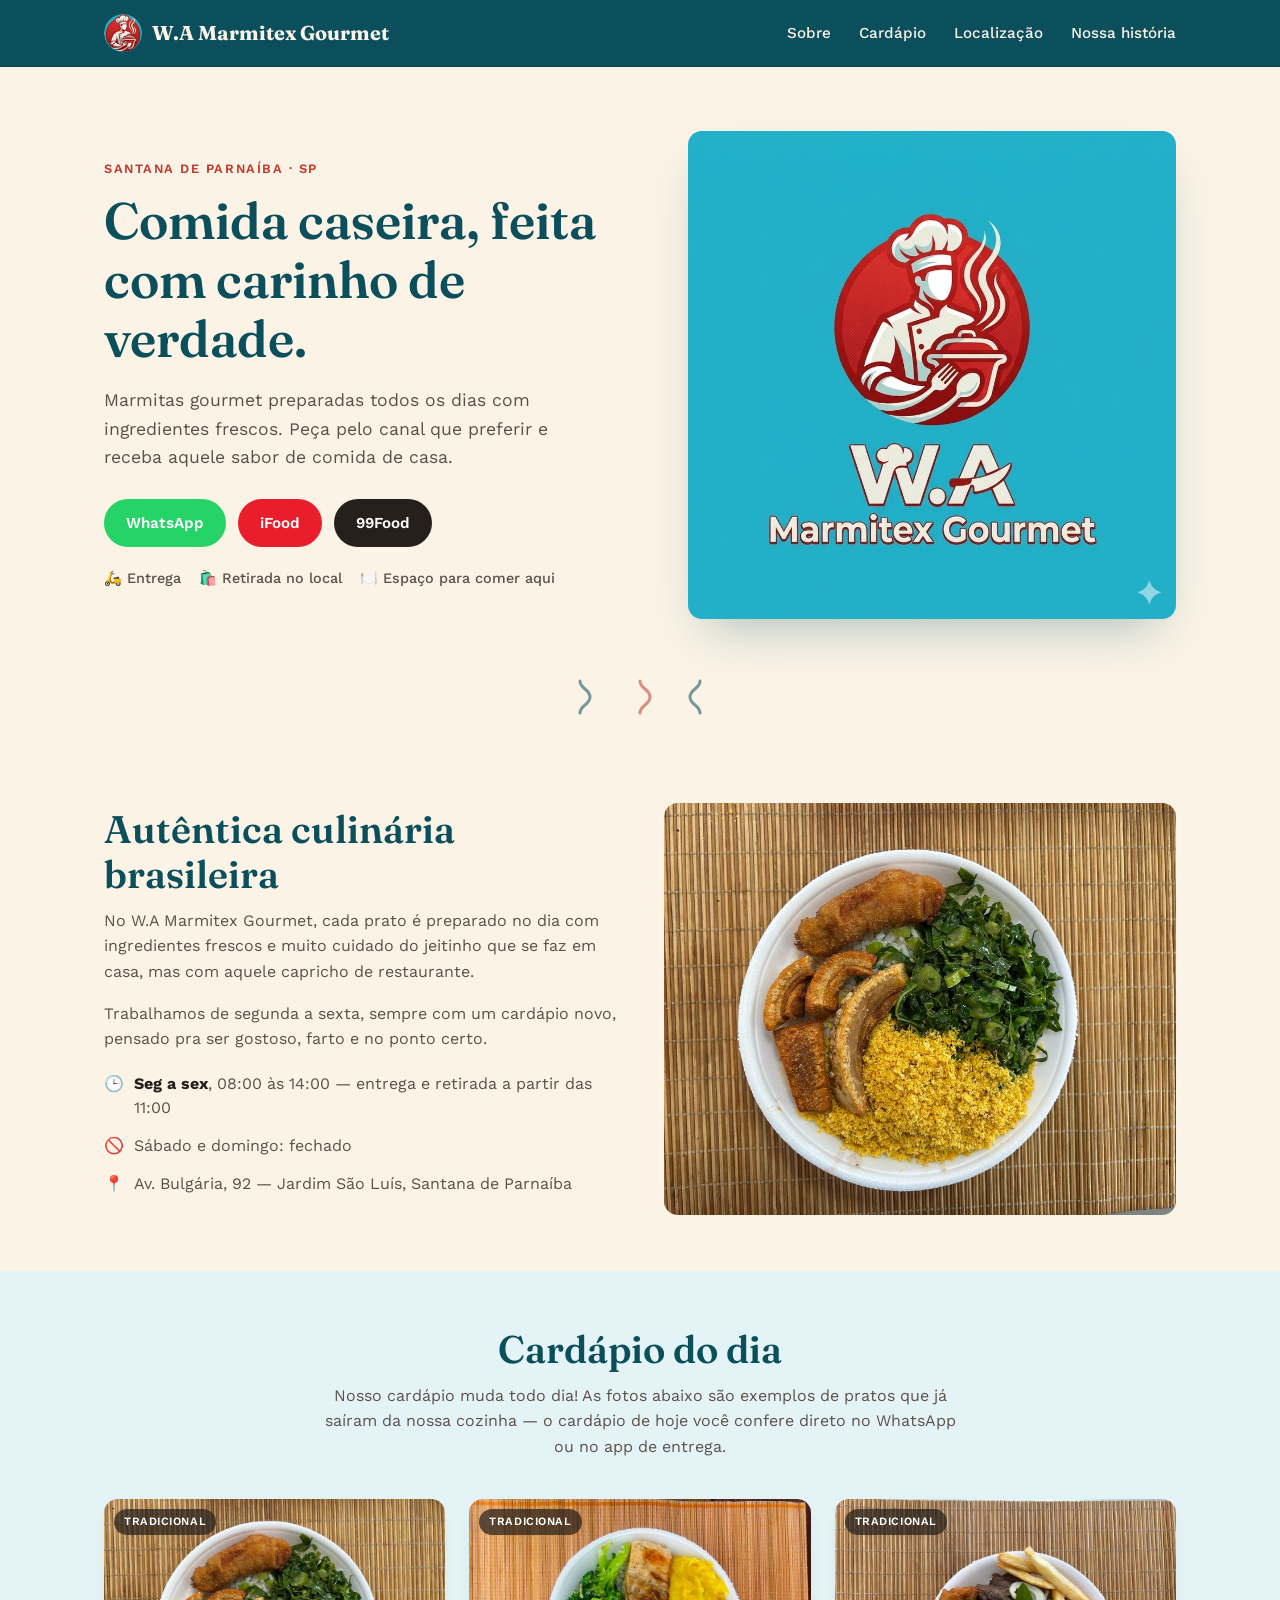
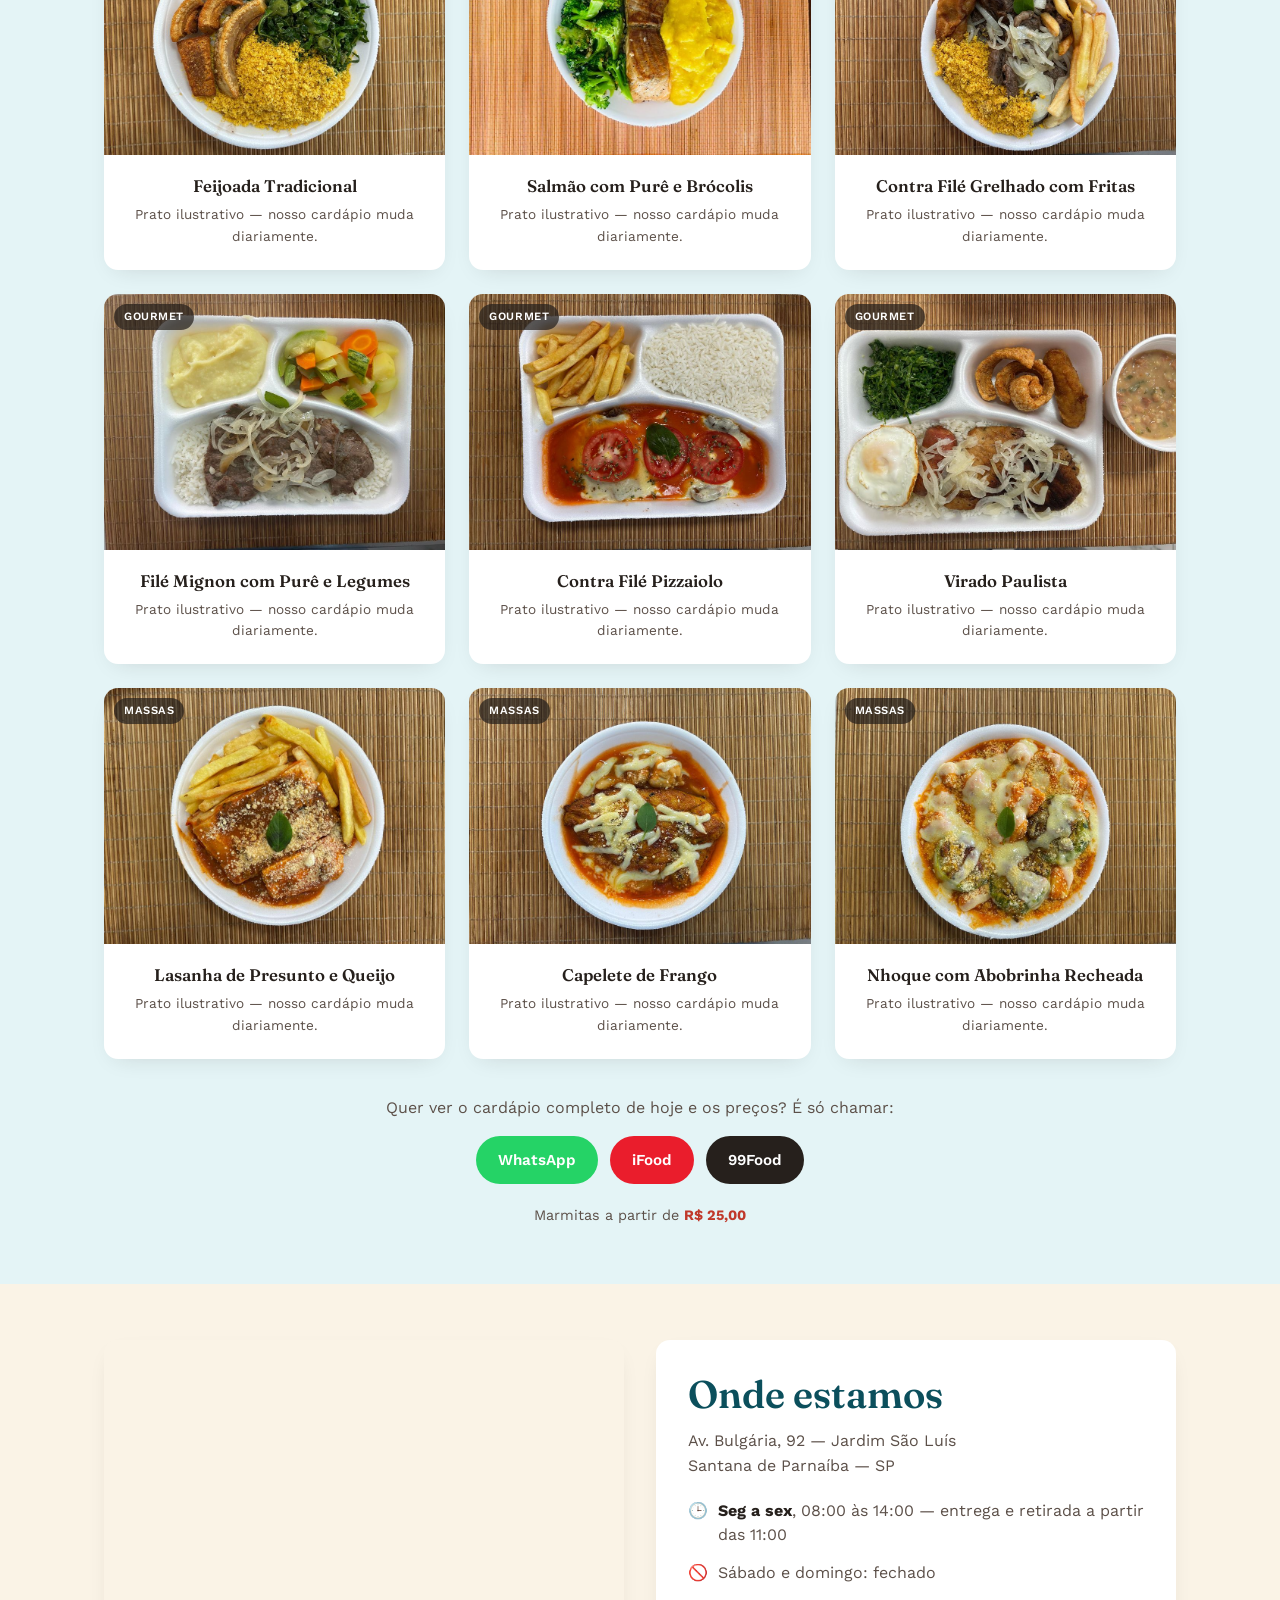
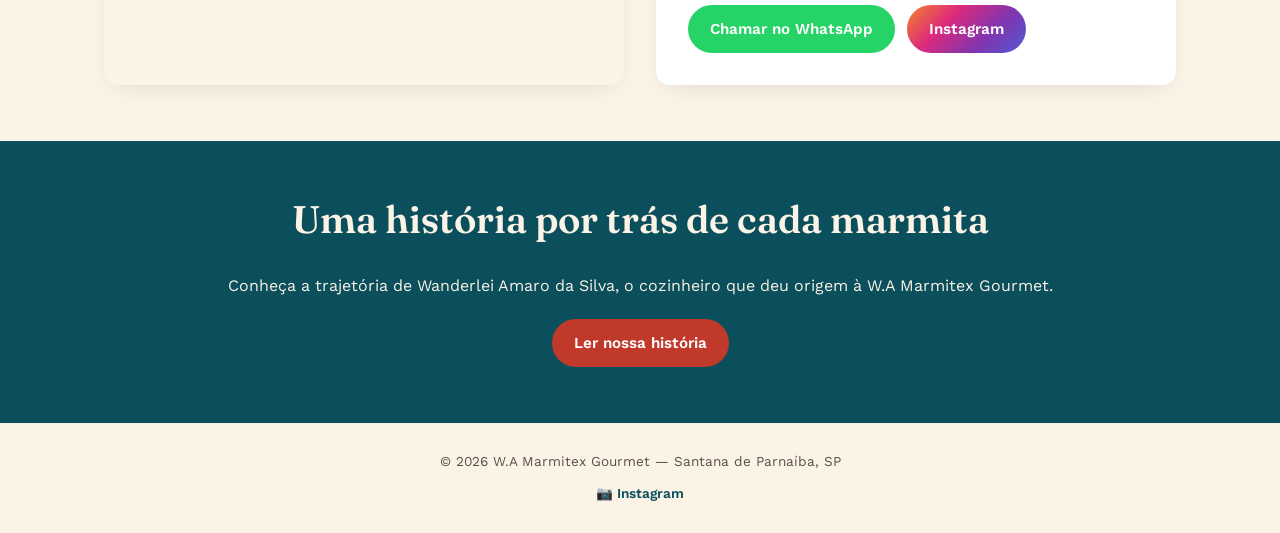
<file: wa-marmitex/index.html>
<!DOCTYPE html>
<html lang="pt-BR">
<head>
  <meta charset="UTF-8">
  <meta name="viewport" content="width=device-width, initial-scale=1.0">
  <title>W.A Marmitex Gourmet — Comida caseira em Santana de Parnaíba</title>
  <meta name="description" content="W.A Marmitex Gourmet: marmitas caseiras gourmet em Santana de Parnaíba. Peça pelo WhatsApp, iFood ou 99Food.">
  <link rel="preconnect" href="https://fonts.googleapis.com">
  <link rel="preconnect" href="https://fonts.gstatic.com" crossorigin>
  <link href="https://fonts.googleapis.com/css2?family=Fraunces:wght@500;600;700&family=Work+Sans:wght@400;500;600&display=swap" rel="stylesheet">
  <link rel="stylesheet" href="css/style.css">
  <link rel="icon" href="favicon.ico" sizes="any">
  <link rel="icon" type="image/png" href="assets/images/logo-emblem.png">
</head>
<body>

  <header class="header">
    <div class="container header__inner">
      <a class="header__brand" href="index.html">
        <img src="assets/images/logo-emblem.png" alt="" class="header__logo">
        W.A Marmitex Gourmet
      </a>
      <nav class="header__nav">
        <a href="#sobre">Sobre</a>
        <a href="#cardapio">Cardápio</a>
        <a href="#local">Localização</a>
        <a href="homenagem.html">Nossa história</a>
      </nav>
    </div>
  </header>

  <!-- HERO -->
  <section class="hero">
    <div class="container hero__inner">
      <div class="hero__content">
        <p class="hero__eyebrow">Santana de Parnaíba · SP</p>
        <h1 class="hero__title">Comida caseira, feita com carinho de verdade.</h1>
        <p class="hero__subtitle">
          Marmitas gourmet preparadas todos os dias com ingredientes frescos.
          Peça pelo canal que preferir e receba aquele sabor de comida de casa.
        </p>
        <div class="btn-row">
          <a class="btn btn--whatsapp" href="https://wa.me/5511913340770" target="_blank" rel="noopener">
            WhatsApp
          </a>
          <a class="btn btn--ifood" href="https://www.ifood.com.br/delivery/santana-de-parnaiba-sp/wa-marmitex-gourmet-chacaras-sao-luis/2f47777f-7417-40bd-83c3-20f86e872e2d" target="_blank" rel="noopener">
            iFood
          </a>
          <a class="btn btn--99food" href="https://oia.99app.com/dlp9/d41dcK" target="_blank" rel="noopener">
            99Food
          </a>
        </div>
        <ul class="feature-tags">
          <li>🛵 Entrega</li>
          <li>🛍️ Retirada no local</li>
          <li>🍽️ Espaço para comer aqui</li>
        </ul>
      </div>
      <div class="hero__image">
        <img src="assets/images/logo-hero.jpg" alt="Logo W.A Marmitex Gourmet">
      </div>
    </div>
  </section>

  <div class="steam-divider" aria-hidden="true">
    <svg viewBox="0 0 140 40" fill="none" xmlns="http://www.w3.org/2000/svg">
      <path d="M10 38C10 30 20 30 20 22C20 14 10 14 10 6" stroke="#0b4f5c" stroke-width="3" stroke-linecap="round"/>
      <path d="M70 38C70 30 80 30 80 22C80 14 70 14 70 6" stroke="#c0392b" stroke-width="3" stroke-linecap="round"/>
      <path d="M130 38C130 30 120 30 120 22C120 14 130 14 130 6" stroke="#0b4f5c" stroke-width="3" stroke-linecap="round"/>
    </svg>
  </div>

  <!-- SOBRE -->
  <section class="section" id="sobre">
    <div class="container about">
      <div class="about__text">
        <h2 class="section__title">Autêntica culinária brasileira</h2>
        <p>
          No W.A Marmitex Gourmet, cada prato é preparado no dia com ingredientes
          frescos e muito cuidado do jeitinho que se faz em casa, mas com
          aquele capricho de restaurante.
        </p>
        <p>
          Trabalhamos de segunda a sexta, sempre com um cardápio
          novo, pensado pra ser gostoso, farto e no ponto certo.
        </p>
        <ul class="info-list">
          <li><span class="info-icon">🕒</span><span class="info-text"><strong>Seg a sex</strong>, 08:00 às 14:00 — entrega e retirada a partir das 11:00</span></li>
          <li><span class="info-icon">🚫</span><span class="info-text">Sábado e domingo: fechado</span></li>
          <li><span class="info-icon">📍</span><span class="info-text">Av. Bulgária, 92 — Jardim São Luís, Santana de Parnaíba</span></li>
        </ul>
      </div>
      <div class="about__photo">
        <img src="assets/images/cardapio/feijoada-tradicional.jpg" alt="Prato de feijoada tradicional da W.A Marmitex Gourmet" style="border-radius: 14px;">
      </div>
    </div>
  </section>

  <!-- CARDÁPIO -->
  <section class="section section--tinted" id="cardapio">
    <div class="container">
      <div class="section__header">
        <h2 class="section__title">Cardápio do dia</h2>
        <p class="section__lead">
          Nosso cardápio muda todo dia! As fotos abaixo são exemplos de pratos
          que já saíram da nossa cozinha — o cardápio de hoje você confere
          direto no WhatsApp ou no app de entrega.
        </p>
      </div>

      <div class="menu-grid">
        <div class="menu-card">
          <span class="menu-card__tag">Tradicional</span>
          <div class="menu-card__img">
            <img src="assets/images/cardapio/feijoada-tradicional.jpg" alt="Feijoada tradicional com arroz e farofa">
          </div>
          <div class="menu-card__body">
            <div class="menu-card__title">Feijoada Tradicional</div>
            <div class="menu-card__note">Prato ilustrativo — nosso cardápio muda diariamente.</div>
          </div>
        </div>
        <div class="menu-card">
          <span class="menu-card__tag">Tradicional</span>
          <div class="menu-card__img">
            <img src="assets/images/cardapio/salmao-pure-brocolis.jpg" alt="Salmão com purê de mandioquinha e brócolis">
          </div>
          <div class="menu-card__body">
            <div class="menu-card__title">Salmão com Purê e Brócolis</div>
            <div class="menu-card__note">Prato ilustrativo — nosso cardápio muda diariamente.</div>
          </div>
        </div>
        <div class="menu-card">
          <span class="menu-card__tag">Tradicional</span>
          <div class="menu-card__img">
            <img src="assets/images/cardapio/contra-file-grelhado-fritas.jpg" alt="Contra filé grelhado com fritas">
          </div>
          <div class="menu-card__body">
            <div class="menu-card__title">Contra Filé Grelhado com Fritas</div>
            <div class="menu-card__note">Prato ilustrativo — nosso cardápio muda diariamente.</div>
          </div>
        </div>
        <div class="menu-card">
          <span class="menu-card__tag">Gourmet</span>
          <div class="menu-card__img">
            <img src="assets/images/cardapio/file-mignon-pure-legumes.jpg" alt="Filé mignon grelhado com purê e legumes">
          </div>
          <div class="menu-card__body">
            <div class="menu-card__title">Filé Mignon com Purê e Legumes</div>
            <div class="menu-card__note">Prato ilustrativo — nosso cardápio muda diariamente.</div>
          </div>
        </div>
        <div class="menu-card">
          <span class="menu-card__tag">Gourmet</span>
          <div class="menu-card__img">
            <img src="assets/images/cardapio/contra-file-pizzaiolo-gourmet.jpg" alt="Contra filé pizzaiolo, linha gourmet">
          </div>
          <div class="menu-card__body">
            <div class="menu-card__title">Contra Filé Pizzaiolo</div>
            <div class="menu-card__note">Prato ilustrativo — nosso cardápio muda diariamente.</div>
          </div>
        </div>
        <div class="menu-card">
          <span class="menu-card__tag">Gourmet</span>
          <div class="menu-card__img">
            <img src="assets/images/cardapio/virado-paulista-gourmet.jpg" alt="Virado paulista, linha gourmet">
          </div>
          <div class="menu-card__body">
            <div class="menu-card__title">Virado Paulista</div>
            <div class="menu-card__note">Prato ilustrativo — nosso cardápio muda diariamente.</div>
          </div>
        </div>
        <div class="menu-card">
          <span class="menu-card__tag">Massas</span>
          <div class="menu-card__img">
            <img src="assets/images/cardapio/lasanha-presunto-queijo.jpg" alt="Lasanha de presunto e queijo ao molho sugo">
          </div>
          <div class="menu-card__body">
            <div class="menu-card__title">Lasanha de Presunto e Queijo</div>
            <div class="menu-card__note">Prato ilustrativo — nosso cardápio muda diariamente.</div>
          </div>
        </div>
        <div class="menu-card">
          <span class="menu-card__tag">Massas</span>
          <div class="menu-card__img">
            <img src="assets/images/cardapio/capelete-frango-molho-sugo.jpg" alt="Capelete de frango ao molho sugo">
          </div>
          <div class="menu-card__body">
            <div class="menu-card__title">Capelete de Frango</div>
            <div class="menu-card__note">Prato ilustrativo — nosso cardápio muda diariamente.</div>
          </div>
        </div>
        <div class="menu-card">
          <span class="menu-card__tag">Massas</span>
          <div class="menu-card__img">
            <img src="assets/images/cardapio/nhoque-batata-abobrinha.jpg" alt="Nhoque de batata com abobrinha recheada">
          </div>
          <div class="menu-card__body">
            <div class="menu-card__title">Nhoque com Abobrinha Recheada</div>
            <div class="menu-card__note">Prato ilustrativo — nosso cardápio muda diariamente.</div>
          </div>
        </div>
      </div>

      <div class="menu-cta">
        <p>Quer ver o cardápio completo de hoje e os preços? É só chamar:</p>
        <div class="btn-row">
          <a class="btn btn--whatsapp" href="https://wa.me/5511913340770" target="_blank" rel="noopener">WhatsApp</a>
          <a class="btn btn--ifood" href="https://www.ifood.com.br/delivery/santana-de-parnaiba-sp/wa-marmitex-gourmet-chacaras-sao-luis/2f47777f-7417-40bd-83c3-20f86e872e2d" target="_blank" rel="noopener">iFood</a>
          <a class="btn btn--99food" href="https://oia.99app.com/dlp9/d41dcK" target="_blank" rel="noopener">99Food</a>
        </div>
      </div>

      <p class="price-note">Marmitas a partir de <strong>R$ 25,00</strong> </p>
    </div>
  </section>

  <!-- LOCALIZAÇÃO -->
  <section class="section" id="local">
    <div class="container location">
      <div class="location__map">
        <iframe
          src="https://maps.google.com/maps?q=Avenida%20Bulgaria%2092%2C%20Jardim%20S%C3%A3o%20Luis%2C%20Santana%20de%20Parna%C3%adba&output=embed"
          loading="lazy"
          referrerpolicy="no-referrer-when-downgrade"
          title="Mapa - W.A Marmitex Gourmet">
        </iframe>
      </div>
      <div class="location__card">
        <h2 class="section__title">Onde estamos</h2>
        <p style="color: var(--ink-soft); margin-bottom: 16px;">
          Av. Bulgária, 92 — Jardim São Luís<br>
          Santana de Parnaíba — SP
        </p>
        <ul class="info-list">
          <li><span class="info-icon">🕒</span><span class="info-text"><strong>Seg a sex</strong>, 08:00 às 14:00 — entrega e retirada a partir das 11:00</span></li>
          <li><span class="info-icon">🚫</span><span class="info-text">Sábado e domingo: fechado</span></li>
        </ul>
        <div class="btn-row" style="margin-top: 20px;">
          <a class="btn btn--whatsapp" href="https://wa.me/5511913340770" target="_blank" rel="noopener">Chamar no WhatsApp</a>
          <a class="btn btn--instagram" href="https://www.instagram.com/w.amarmitexgourmet" target="_blank" rel="noopener">Instagram</a>
        </div>
      </div>
    </div>
  </section>

  <!-- TEASER HOMENAGEM -->
  <section class="section tribute-teaser">
    <div class="container tribute-teaser__inner">
      <h2 class="section__title">Uma história por trás de cada marmita</h2>
      <p class="section__lead">
        Conheça a trajetória de Wanderlei Amaro da Silva, o cozinheiro que deu
        origem à W.A Marmitex Gourmet.
      </p>
      <a class="btn btn--tribute" href="homenagem.html">Ler nossa história</a>
    </div>
  </section>

  <footer class="footer">
    <div class="container footer__inner">
      <p>&copy; <span id="year"></span> W.A Marmitex Gourmet — Santana de Parnaíba, SP</p>
      <a class="footer__social" href="https://www.instagram.com/w.amarmitexgourmet" target="_blank" rel="noopener">
        📷 Instagram
      </a>
    </div>
  </footer>

  <script>
    document.getElementById('year').textContent = new Date().getFullYear();
  </script>
</body>
</html>
</file>
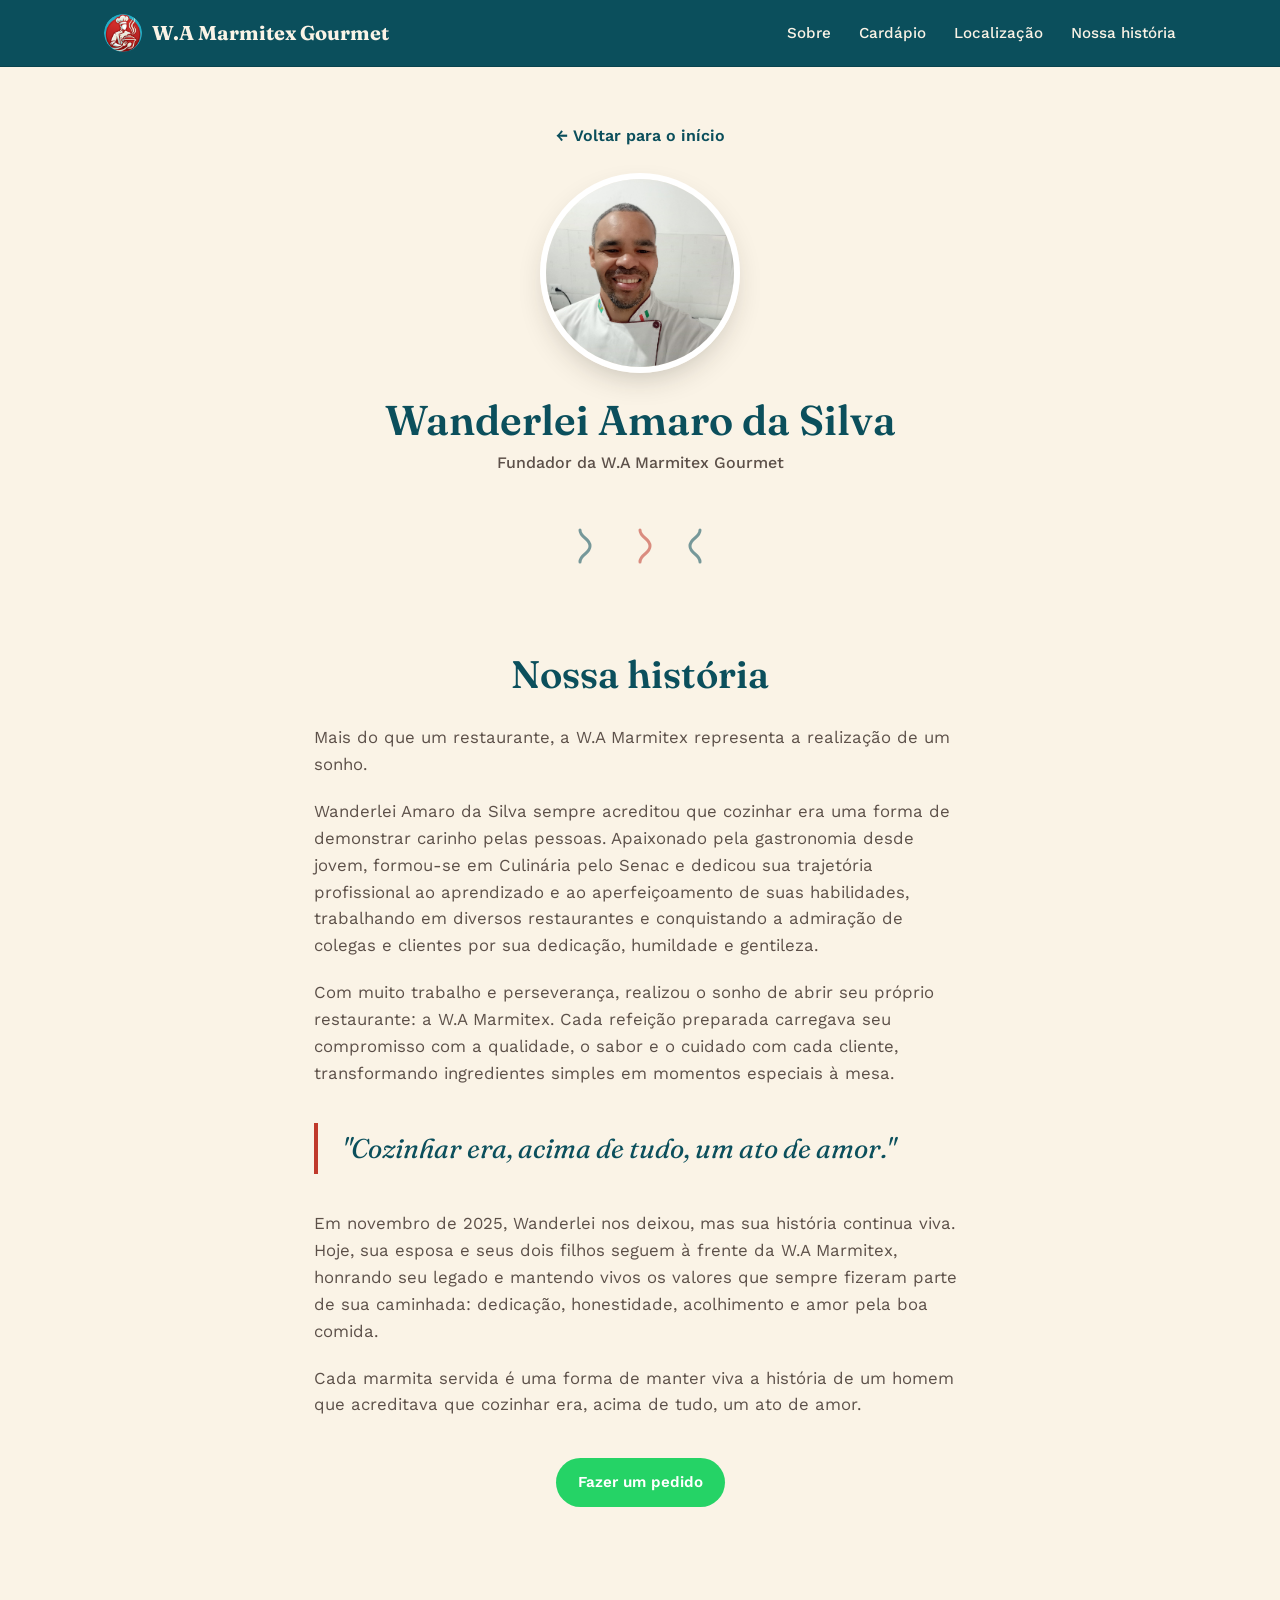
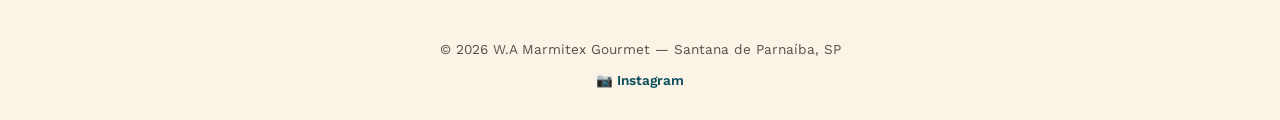
<file: wa-marmitex/homenagem.html>
<!DOCTYPE html>
<html lang="pt-BR">
<head>
  <meta charset="UTF-8">
  <meta name="viewport" content="width=device-width, initial-scale=1.0">
  <title>Nossa História — W.A Marmitex Gourmet</title>
  <meta name="description" content="A história de Wanderlei Amaro da Silva, cozinheiro e fundador da W.A Marmitex Gourmet.">
  <link rel="preconnect" href="https://fonts.googleapis.com">
  <link rel="preconnect" href="https://fonts.gstatic.com" crossorigin>
  <link href="https://fonts.googleapis.com/css2?family=Fraunces:wght@500;600;700&family=Work+Sans:wght@400;500;600&display=swap" rel="stylesheet">
  <link rel="stylesheet" href="css/style.css">
  <link rel="icon" href="favicon.ico" sizes="any">
  <link rel="icon" type="image/png" href="assets/images/logo-emblem.png">
</head>
<body>

  <header class="header">
    <div class="container header__inner">
      <a class="header__brand" href="index.html">
        <img src="assets/images/logo-emblem.png" alt="" class="header__logo">
        W.A Marmitex Gourmet
      </a>
      <nav class="header__nav">
        <a href="index.html#sobre">Sobre</a>
        <a href="index.html#cardapio">Cardápio</a>
        <a href="index.html#local">Localização</a>
        <a href="homenagem.html">Nossa história</a>
      </nav>
    </div>
  </header>

  <section class="tribute-hero">
    <div class="container">
      <a class="back-link" href="index.html">&larr; Voltar para o início</a>
      <div class="tribute-hero__photo">
        <img src="assets/images/wanderlei.jpg" alt="Wanderlei Amaro da Silva, cozinheiro e fundador da W.A Marmitex Gourmet">
      </div>
      <h1 class="tribute-hero__name">Wanderlei Amaro da Silva</h1>
      <p class="tribute-hero__dates">Fundador da W.A Marmitex Gourmet</p>
    </div>
  </section>

  <div class="steam-divider" aria-hidden="true">
    <svg viewBox="0 0 140 40" fill="none" xmlns="http://www.w3.org/2000/svg">
      <path d="M10 38C10 30 20 30 20 22C20 14 10 14 10 6" stroke="#0b4f5c" stroke-width="3" stroke-linecap="round"/>
      <path d="M70 38C70 30 80 30 80 22C80 14 70 14 70 6" stroke="#c0392b" stroke-width="3" stroke-linecap="round"/>
      <path d="M130 38C130 30 120 30 120 22C120 14 130 14 130 6" stroke="#0b4f5c" stroke-width="3" stroke-linecap="round"/>
    </svg>
  </div>

  <section class="section">
    <div class="container tribute-body">
      <h2 class="section__title" style="text-align:center; margin-bottom: 28px;">Nossa história</h2>

      <p>
        Mais do que um restaurante, a W.A Marmitex representa a realização de um sonho.
      </p>
      <p>
        Wanderlei Amaro da Silva sempre acreditou que cozinhar era uma forma de
        demonstrar carinho pelas pessoas. Apaixonado pela gastronomia desde jovem,
        formou-se em Culinária pelo Senac e dedicou sua trajetória profissional ao
        aprendizado e ao aperfeiçoamento de suas habilidades, trabalhando em diversos
        restaurantes e conquistando a admiração de colegas e clientes por sua dedicação,
        humildade e gentileza.
      </p>
      <p>
        Com muito trabalho e perseverança, realizou o sonho de abrir seu próprio
        restaurante: a W.A Marmitex. Cada refeição preparada carregava seu compromisso
        com a qualidade, o sabor e o cuidado com cada cliente, transformando ingredientes
        simples em momentos especiais à mesa.
      </p>

      <blockquote class="tribute-quote">
        "Cozinhar era, acima de tudo, um ato de amor."
      </blockquote>

      <p>
        Em novembro de 2025, Wanderlei nos deixou, mas sua história continua viva.
        Hoje, sua esposa e seus dois filhos seguem à frente da W.A Marmitex, honrando
        seu legado e mantendo vivos os valores que sempre fizeram parte de sua caminhada:
        dedicação, honestidade, acolhimento e amor pela boa comida.
      </p>
      <p>
        Cada marmita servida é uma forma de manter viva a história de um homem que
        acreditava que cozinhar era, acima de tudo, um ato de amor.
      </p>

      <div style="text-align:center; margin-top: 40px;">
        <a class="btn btn--whatsapp" href="https://wa.me/5511913340770" target="_blank" rel="noopener">
          Fazer um pedido
        </a>
      </div>
    </div>
  </section>

  <footer class="footer">
    <div class="container footer__inner">
      <p>&copy; <span id="year"></span> W.A Marmitex Gourmet — Santana de Parnaíba, SP</p>
      <a class="footer__social" href="https://www.instagram.com/w.amarmitexgourmet" target="_blank" rel="noopener">
        📷 Instagram
      </a>
    </div>
  </footer>

  <script>
    document.getElementById('year').textContent = new Date().getFullYear();
  </script>
</body>
</html>
</file>
<file: wa-marmitex/css/style.css>
:root {
  --teal-deep: #0b4f5c;
  --teal: #17a2b8;
  --teal-light: #e4f4f6;
  --red: #c0392b;
  --red-dark: #952b20;
  --kraft: #b9793f;
  --kraft-dark: #7a4e26;
  --cream: #faf3e6;
  --ink: #26201c;
  --ink-soft: #5c5049;

  --font-display: "Fraunces", serif;
  --font-body: "Work Sans", sans-serif;

  --radius: 14px;
  --max-width: 1120px;
}

* {
  box-sizing: border-box;
  margin: 0;
  padding: 0;
}

html {
  scroll-behavior: smooth;
}

body {
  font-family: var(--font-body);
  color: var(--ink);
  background: var(--cream);
  line-height: 1.6;
}

img {
  max-width: 100%;
  display: block;
}

a {
  color: inherit;
  text-decoration: none;
}

.container {
  max-width: var(--max-width);
  margin: 0 auto;
  padding: 0 24px;
}

h1, h2, h3 {
  font-family: var(--font-display);
  font-weight: 600;
  line-height: 1.15;
  color: var(--teal-deep);
}

/* ---------- Header ---------- */

.header {
  position: sticky;
  top: 0;
  z-index: 10;
  background: var(--teal-deep);
  border-bottom: 1px solid rgba(0, 0, 0, 0.15);
}

.header__inner {
  display: flex;
  align-items: center;
  justify-content: space-between;
  padding: 14px 24px;
}

.header__brand {
  display: flex;
  align-items: center;
  gap: 10px;
  font-family: var(--font-display);
  font-weight: 700;
  font-size: 1.25rem;
  color: var(--cream);
}

.header__logo {
  width: 38px;
  height: 38px;
  border-radius: 50%;
  display: block;
}

.header__nav {
  display: flex;
  gap: 28px;
  font-size: 0.95rem;
  font-weight: 500;
}

.header__nav a {
  color: var(--cream);
}

.header__nav a:hover {
  color: var(--red);
}

/* ---------- Botões ---------- */

.btn {
  display: inline-flex;
  align-items: center;
  gap: 8px;
  padding: 12px 22px;
  border-radius: 999px;
  font-weight: 600;
  font-size: 0.95rem;
  transition: transform 0.15s ease, box-shadow 0.15s ease;
}

.btn:hover {
  transform: translateY(-2px);
}

.btn--whatsapp {
  background: #25d366;
  color: #fff;
}

.btn--ifood {
  background: #ea1d2c;
  color: #fff;
}

.btn--99food {
  background: var(--ink);
  color: #fff;
}

.btn--instagram {
  background: linear-gradient(135deg, #f58529, #dd2a7b, #8134af, #515bd4);
  color: #fff;
}

.btn-row {
  display: flex;
  flex-wrap: wrap;
  gap: 12px;
}

.feature-tags {
  list-style: none;
  display: flex;
  flex-wrap: wrap;
  gap: 10px 18px;
  margin-top: 20px;
  font-size: 0.9rem;
  font-weight: 500;
  color: var(--ink-soft);
}

/* ---------- Hero ---------- */

.hero {
  padding: 64px 0 48px;
}

.hero__inner {
  display: grid;
  grid-template-columns: 1.1fr 1fr;
  gap: 48px;
  align-items: center;
}

.hero__eyebrow {
  text-transform: uppercase;
  letter-spacing: 0.12em;
  font-size: 0.8rem;
  font-weight: 600;
  color: var(--red);
  margin-bottom: 12px;
}

.hero__title {
  font-size: clamp(2.2rem, 4vw, 3.2rem);
  margin-bottom: 18px;
}

.hero__subtitle {
  color: var(--ink-soft);
  font-size: 1.1rem;
  max-width: 46ch;
  margin-bottom: 28px;
}

.hero__image {
  border-radius: var(--radius);
  overflow: hidden;
  box-shadow: 0 24px 48px -20px rgba(11, 79, 92, 0.35);
}

/* ---------- Separador de vapor (elemento de assinatura) ---------- */

.steam-divider {
  display: flex;
  justify-content: center;
  padding: 8px 0 32px;
}

.steam-divider svg {
  width: 140px;
  height: 40px;
  opacity: 0.55;
}

/* ---------- Seções ---------- */

.section {
  padding: 56px 0;
}

.section__header {
  text-align: center;
  max-width: 640px;
  margin: 0 auto 40px;
}

.section__title {
  font-size: clamp(1.8rem, 3vw, 2.4rem);
  margin-bottom: 12px;
}

.section__lead {
  color: var(--ink-soft);
}

.section--tinted {
  background: var(--teal-light);
}

/* ---------- Sobre ---------- */

.about {
  display: grid;
  grid-template-columns: 1fr 1fr;
  gap: 48px;
  align-items: center;
}

.about__text p {
  margin-bottom: 16px;
  color: var(--ink-soft);
}

.info-list {
  list-style: none;
  margin-top: 20px;
}

.info-list li {
  display: flex;
  align-items: flex-start;
  gap: 10px;
  margin-bottom: 14px;
  color: var(--ink-soft);
  line-height: 1.5;
}

.info-list li strong {
  color: var(--ink);
}

.info-icon {
  flex-shrink: 0;
}

.info-text {
  flex: 1;
}

/* ---------- Cardápio ---------- */

.menu-grid {
  display: grid;
  grid-template-columns: repeat(3, 1fr);
  gap: 24px;
  margin-bottom: 36px;
}

.menu-card {
  background: #fff;
  border-radius: var(--radius);
  overflow: hidden;
  box-shadow: 0 8px 24px -12px rgba(38, 32, 28, 0.18);
  text-align: center;
}

.menu-card__img {
  aspect-ratio: 4/3;
  background: linear-gradient(135deg, var(--teal) 0%, var(--teal-deep) 100%);
  display: flex;
  align-items: center;
  justify-content: center;
  color: #fff;
  overflow: hidden;
}

.menu-card__img img {
  width: 100%;
  height: 100%;
  object-fit: cover;
}

.menu-card__tag {
  position: absolute;
  top: 10px;
  left: 10px;
  background: rgba(38, 32, 28, 0.72);
  color: #fff;
  font-size: 0.7rem;
  font-weight: 600;
  text-transform: uppercase;
  letter-spacing: 0.05em;
  padding: 4px 10px;
  border-radius: 999px;
}

.menu-card {
  position: relative;
}

.menu-card__body {
  padding: 18px 16px 22px;
}

.menu-card__title {
  font-family: var(--font-display);
  font-weight: 600;
  font-size: 1.05rem;
  margin-bottom: 4px;
}

.menu-card__note {
  font-size: 0.85rem;
  color: var(--ink-soft);
}

.menu-cta {
  text-align: center;
}

.menu-cta p {
  color: var(--ink-soft);
  margin-bottom: 16px;
}

.menu-cta .btn-row {
  justify-content: center;
}

.price-note {
  text-align: center;
  margin-top: 20px;
  font-size: 0.9rem;
  color: var(--ink-soft);
}

.price-note strong {
  color: var(--red);
}

/* ---------- Localização ---------- */

.location {
  display: grid;
  grid-template-columns: 1fr 1fr;
  gap: 32px;
  align-items: stretch;
}

.location__map {
  border-radius: var(--radius);
  overflow: hidden;
  min-height: 320px;
  box-shadow: 0 8px 24px -12px rgba(38, 32, 28, 0.18);
}

.location__map iframe {
  width: 100%;
  height: 100%;
  min-height: 320px;
  border: 0;
}

.location__card {
  background: #fff;
  border-radius: var(--radius);
  padding: 32px;
  box-shadow: 0 8px 24px -12px rgba(38, 32, 28, 0.18);
}

/* ---------- Homenagem teaser (footer) ---------- */

.tribute-teaser {
  background: var(--teal-deep);
  color: var(--cream);
}

.tribute-teaser .section__title,
.tribute-teaser .section__lead {
  color: var(--cream);
}

.tribute-teaser__inner {
  display: flex;
  flex-direction: column;
  align-items: center;
  text-align: center;
  gap: 20px;
}

.tribute-teaser .btn--tribute {
  background: var(--red);
  color: #fff;
}

/* ---------- Footer ---------- */

.footer {
  padding: 28px 0;
  text-align: center;
  font-size: 0.85rem;
  color: var(--ink-soft);
}

.footer__inner {
  display: flex;
  flex-direction: column;
  align-items: center;
  gap: 10px;
}

.footer__social {
  font-weight: 600;
  color: var(--teal-deep);
}

.footer__social:hover {
  color: var(--red);
}

/* ---------- Homenagem (página própria) ---------- */

.tribute-hero {
  padding: 56px 0 40px;
  text-align: center;
}

.tribute-hero__photo {
  width: 200px;
  height: 200px;
  border-radius: 50%;
  overflow: hidden;
  margin: 0 auto 24px;
  border: 6px solid #fff;
  box-shadow: 0 12px 32px -12px rgba(38, 32, 28, 0.3);
}

.tribute-hero__photo img {
  width: 100%;
  height: 100%;
  object-fit: cover;
}

.tribute-hero__name {
  font-size: clamp(1.9rem, 3.5vw, 2.6rem);
}

.tribute-hero__dates {
  color: var(--ink-soft);
  margin-top: 6px;
  font-weight: 500;
}

.tribute-body {
  max-width: 700px;
  margin: 0 auto;
  padding-bottom: 48px;
}

.tribute-body p {
  margin-bottom: 20px;
  color: var(--ink-soft);
  font-size: 1.05rem;
}

.tribute-quote {
  font-family: var(--font-display);
  font-size: clamp(1.3rem, 2.4vw, 1.7rem);
  color: var(--teal-deep);
  border-left: 4px solid var(--red);
  padding: 4px 0 4px 24px;
  margin: 36px 0;
  font-style: italic;
}

.back-link {
  display: inline-flex;
  align-items: center;
  gap: 6px;
  font-weight: 600;
  color: var(--teal-deep);
  margin-bottom: 24px;
}

.back-link:hover {
  color: var(--red);
}

/* ---------- Responsivo ---------- */

@media (max-width: 860px) {
  .hero__inner,
  .about,
  .location {
    grid-template-columns: 1fr;
  }

  .hero {
    padding-top: 32px;
  }

  .menu-grid {
    grid-template-columns: 1fr 1fr;
  }

  .header__nav {
    gap: 16px;
    font-size: 0.85rem;
  }
}

@media (max-width: 560px) {
  .menu-grid {
    grid-template-columns: 1fr;
  }

  .header__inner {
    flex-direction: column;
    gap: 12px;
  }
}

/* Acessibilidade: foco visível e respeito a "reduzir movimento" */
a:focus-visible,
button:focus-visible {
  outline: 3px solid var(--red);
  outline-offset: 3px;
}

@media (prefers-reduced-motion: reduce) {
  html {
    scroll-behavior: auto;
  }
  .btn {
    transition: none;
  }
}
</file>
